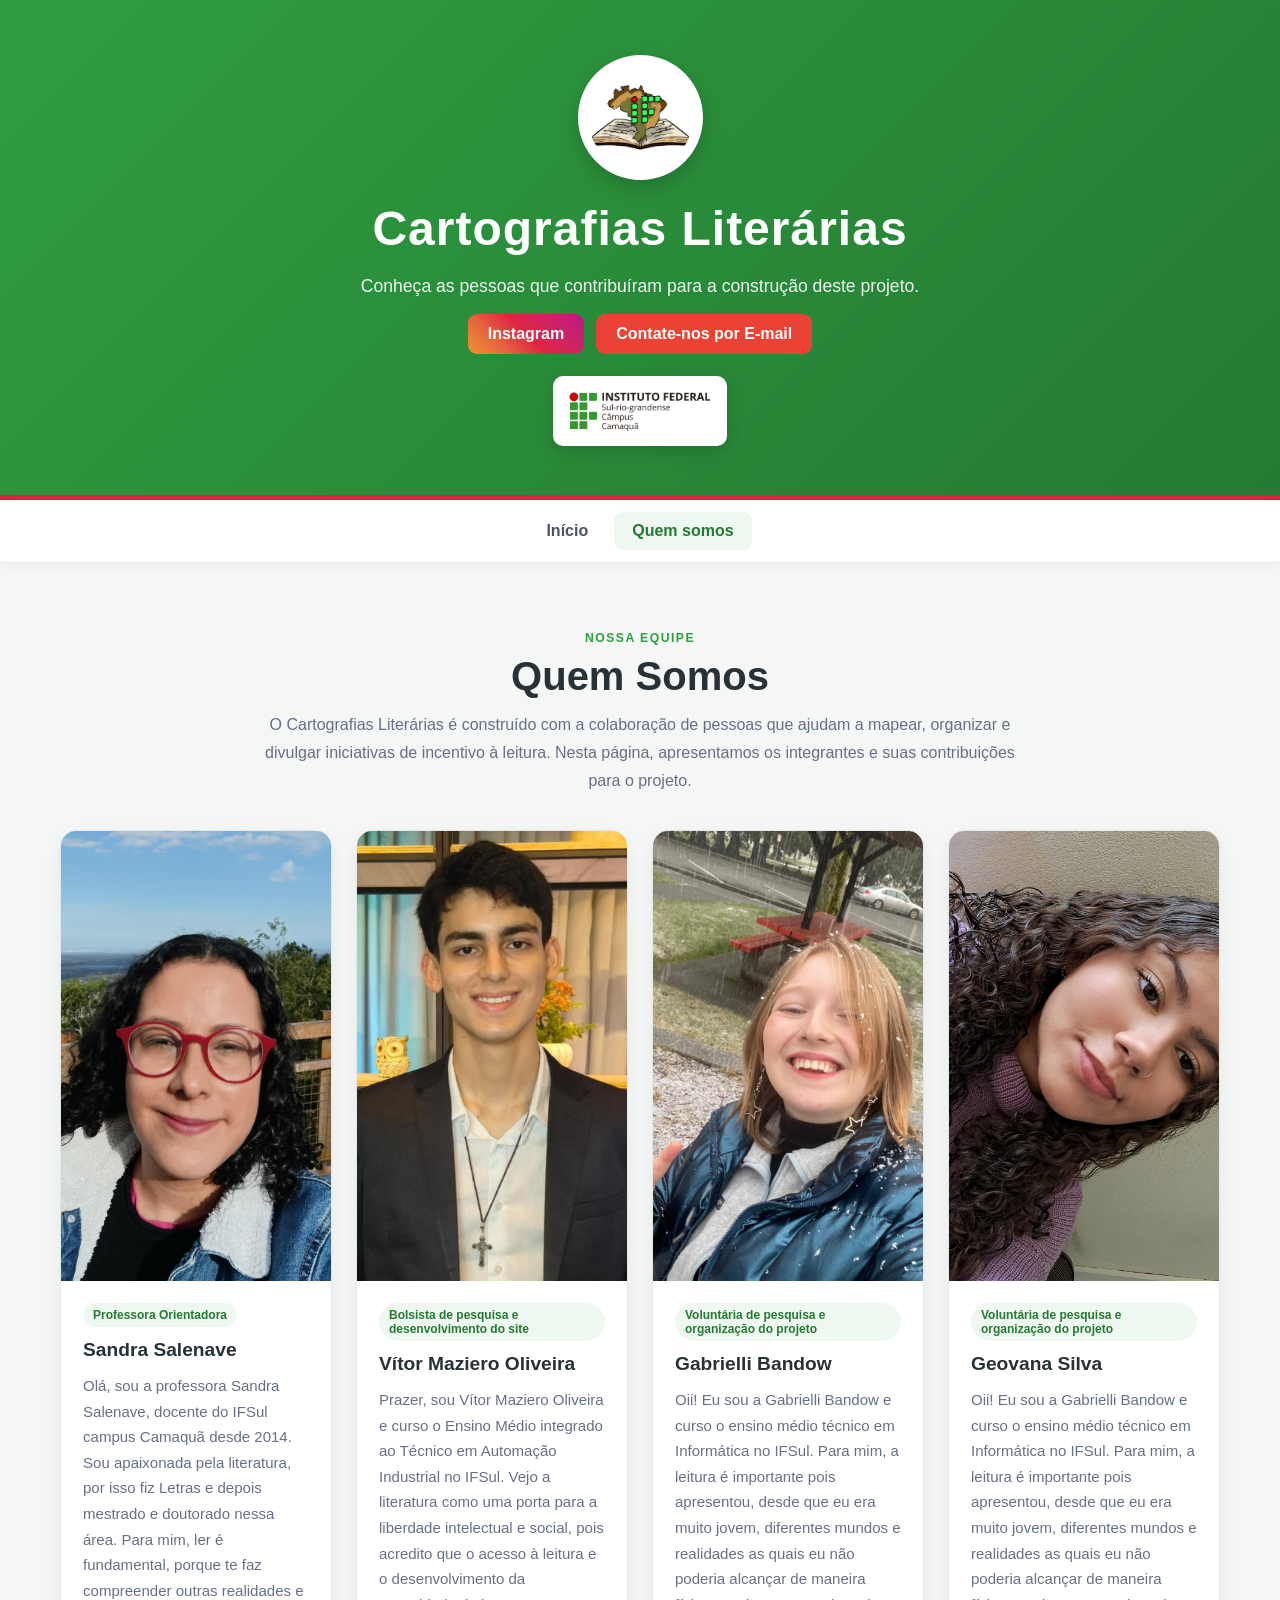
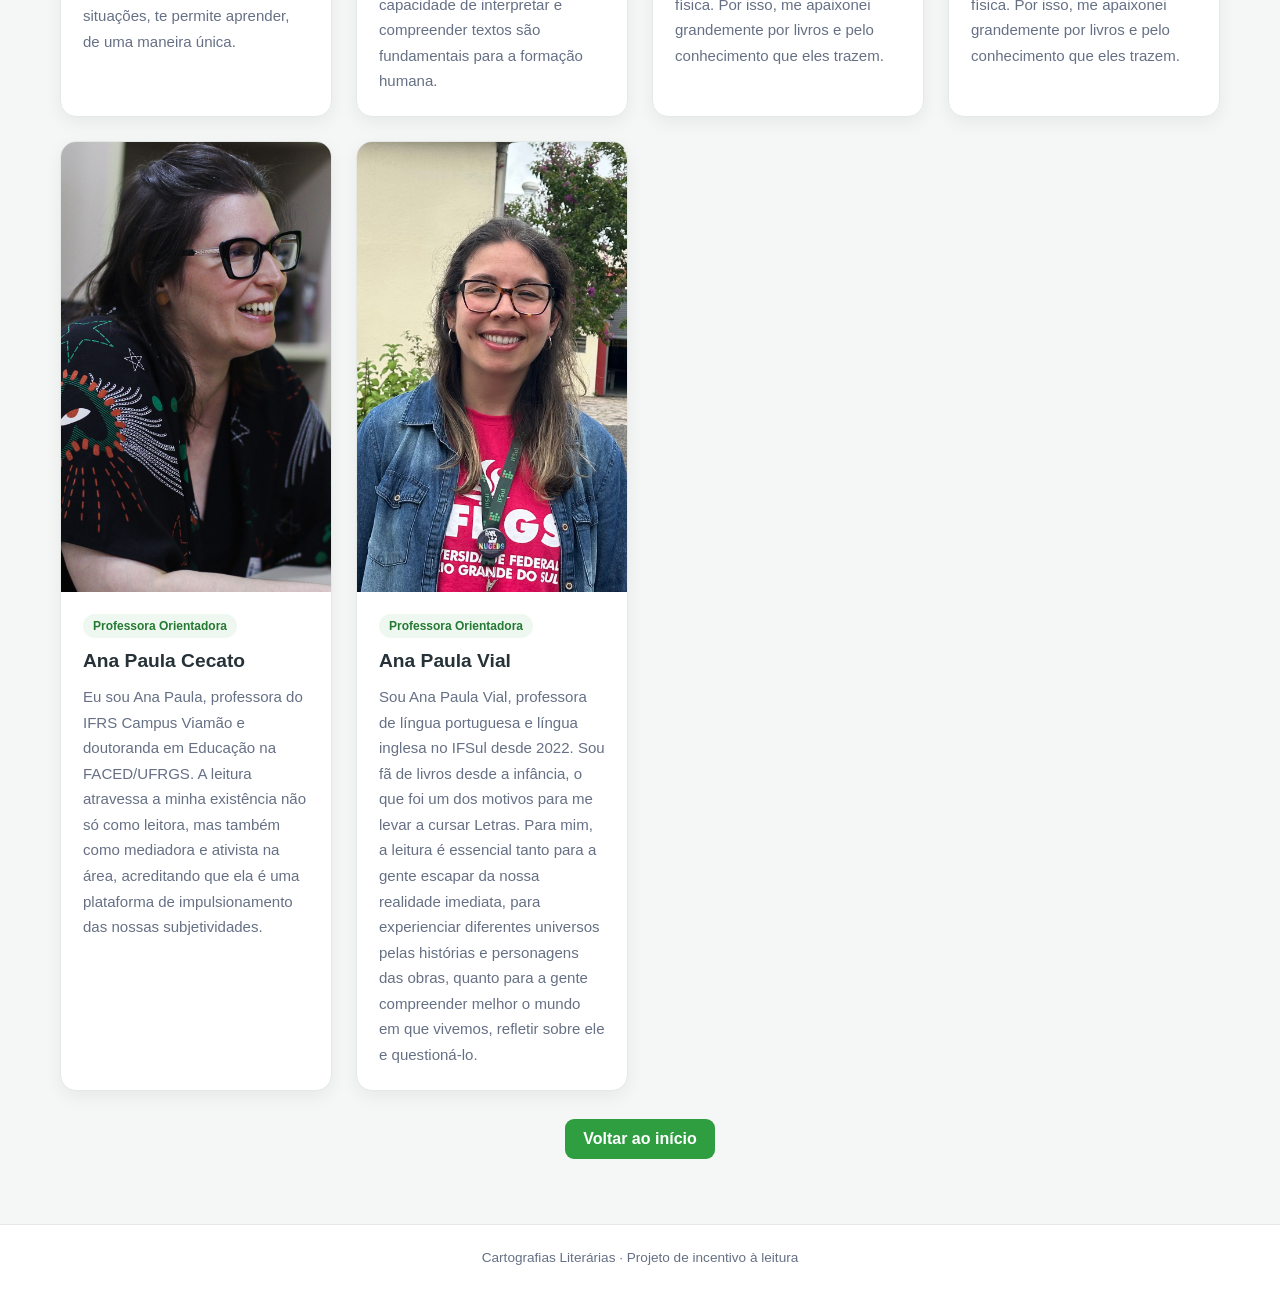
<file: quem-somos.html>
<!DOCTYPE html>
<html lang="pt-BR">
<head>
    <meta charset="UTF-8">
    <meta name="viewport" content="width=device-width, initial-scale=1.0">
    <title>Quem Somos | Cartografias Literárias</title>
    <link rel="stylesheet" href="style.css">
    <style>
        .menu-principal {
            display: flex;
            justify-content: center;
            align-items: center;
            flex-wrap: wrap;
            gap: 8px;
            padding: 12px 18px;
            background: #fff;
            border-bottom: 1px solid #e4e9e6;
            box-shadow: 0 3px 10px rgba(0,0,0,.04);
        }
        .menu-link {
            display: inline-block;
            padding: 10px 18px;
            border-radius: 9px;
            text-decoration: none;
            color: #475467;
            font-weight: 750;
            transition: background .2s, color .2s;
        }
        .menu-link:hover, .menu-link.ativo {
            color: #247a32;
            background: #eef8f0;
        }
        .quem-somos-intro {
            max-width: 850px;
            margin: 0 auto 35px;
            text-align: center;
        }
        .quem-somos-intro h2 {
            margin: 8px 0 12px;
            color: #263238;
            font-size: clamp(1.8rem, 4vw, 2.5rem);
        }
        .quem-somos-intro p {
            margin: 0 auto;
            color: #667085;
            line-height: 1.75;
            max-width: 760px;
        }
        .equipe-grid {
            display: grid;
            grid-template-columns: repeat(auto-fit, minmax(245px, 1fr));
            gap: 24px;
        }
        .integrante-card {
            overflow: hidden;
            background: #fff;
            border: 1px solid #e4e9e6;
            border-radius: 16px;
            box-shadow: 0 6px 18px rgba(0,0,0,.06);
            transition: transform .2s, box-shadow .2s;
        }
        .integrante-card:hover {
            transform: translateY(-4px);
            box-shadow: 0 12px 26px rgba(0,0,0,.10);
        }
        .integrante-foto-wrap {
            width: 100%;
            aspect-ratio: 4 / 3;
            background: #eaf4ec;
            overflow: hidden;
            display: grid;
            place-items: center;
        }
        .integrante-foto {
            display: block;
            width: 100%;
            height: 100%;
            object-fit: cover;
        }
        .integrante-fallback {
            display: none;
            width: 100%;
            height: 100%;
            align-items: center;
            justify-content: center;
            color: #2f9e41;
            font-size: 3rem;
            font-weight: 800;
            background: linear-gradient(135deg, #eef8f0, #dcefe0);
        }
        .integrante-conteudo {
            padding: 22px;
        }
        .integrante-funcao {
            display: inline-block;
            margin-bottom: 10px;
            padding: 5px 10px;
            border-radius: 20px;
            background: #eef8f0;
            color: #247a32;
            font-size: .75rem;
            font-weight: 800;
        }
        .integrante-nome {
            margin: 0 0 10px;
            color: #263238;
            font-size: 1.2rem;
            line-height: 1.35;
        }
        .integrante-bio {
            margin: 0;
            color: #667085;
            font-size: .94rem;
            line-height: 1.7;
            overflow-wrap: anywhere;
        }
        .equipe-vazia {
            grid-column: 1 / -1;
            padding: 35px 22px;
            text-align: center;
            background: #fff;
            border: 1px dashed #cbd5ce;
            border-radius: 14px;
            color: #667085;
            line-height: 1.7;
        }
        .equipe-vazia strong { color: #263238; }
        .voltar-inicio {
            display: inline-block;
            margin-top: 28px;
            padding: 11px 18px;
            border-radius: 9px;
            background: #2f9e41;
            color: #fff;
            text-decoration: none;
            font-weight: 800;
        }
        .voltar-inicio:hover { background: #247a32; }
        .rodape-quem-somos {
            padding: 25px 20px;
            text-align: center;
            color: #667085;
            background: #fff;
            border-top: 1px solid #e4e9e6;
            font-size: .85rem;
        }
        @media (max-width: 600px) {
            .equipe-grid { grid-template-columns: 1fr; }
            .integrante-conteudo { padding: 19px; }
        }
    </style>
</head>
<body>
    <header class="cabecalho-if">
        <div class="cabecalho-conteudo">
            <img src="fotos/cartografias-literarias-logo.png" alt="Logo Cartografias Literárias" class="logo-if">
            <h1>Cartografias Literárias</h1>
            <p>Conheça as pessoas que contribuíram para a construção deste projeto.</p>
        </div>
        
        <div class="redes-sociais">

            <a
                href="https://www.instagram.com/cartografiasliterariascmq/"
                target="_blank"
                rel="noopener noreferrer"
                class="btn-social btn-insta"
            >
                Instagram
            </a>


            <a
                href="mailto:cartografiasliterariascmq@gmail.com"
                class="btn-social btn-email"
            >
                Contate-nos por E-mail
            </a>

        </div>

        <div class="galeria-topo">
            <img src="fotos/ifsul-logo.png" alt="Instituto Federal">
        </div>
        
    </header>

    <nav class="menu-principal" aria-label="Navegação principal">
        <a href="index.html" class="menu-link">Início</a>
        <a href="quem-somos.html" class="menu-link ativo" aria-current="page">Quem somos</a>
    </nav>

    <main class="sessao">
        <section class="quem-somos-intro">
            <span class="eyebrow">NOSSA EQUIPE</span>
            <h2>Quem Somos</h2>
            <p>
                O Cartografias Literárias é construído com a colaboração de pessoas que ajudam a
                mapear, organizar e divulgar iniciativas de incentivo à leitura. Nesta página,
                apresentamos os integrantes e suas contribuições para o projeto.
            </p>
        </section>

        <section id="equipe" class="equipe-grid" aria-label="Integrantes do projeto"></section>

        <div style="text-align:center">
            <a href="index.html" class="voltar-inicio">Voltar ao início</a>
        </div>
    </main>

    <footer class="rodape-quem-somos">
        Cartografias Literárias · Projeto de incentivo à leitura
    </footer>

    <script>
        /*
         * ADICIONE OS INTEGRANTES ABAIXO.
         * Faça uma cópia do exemplo comentado para cada pessoa.
         * Guarde as fotos na mesma pasta deste arquivo ou altere o caminho de "foto".
         * Não deixe nomes ou biografias fictícias no site publicado.

        const integrantes = [
            {
                nome: "Nome completo",
                participacao: "Ex.: Pesquisa e organização dos dados",
                foto: "fotos/nome-da-pessoa.jpg",
                texto: "Escreva aqui um pequeno texto sobre a pessoa, seu papel e sua contribuição para o projeto."
            },
            {
                nome: "Nome de outra pessoa",
                participacao: "Ex.: Desenvolvimento do site",
                foto: "fotos/outra-pessoa.jpg",
                texto: "Descreva aqui a participação desta pessoa no projeto."
            }
        ];
        */

        // Cole e preencha os objetos reais dos integrantes neste array.
        const integrantes = [
            {
                nome: "Sandra Salenave",
                participacao: "Professora Orientadora",
                foto: "fotos/sandra-salenave.jpg",
                texto: "Olá, sou a professora Sandra Salenave, docente do IFSul campus Camaquã desde 2014. Sou apaixonada pela literatura, por isso fiz Letras e depois mestrado e doutorado nessa área. Para mim, ler é fundamental, porque te faz compreender outras realidades e situações, te permite aprender, de uma maneira única."
            },
            {
                nome: "Vítor Maziero Oliveira",
                participacao: "Bolsista de pesquisa e desenvolvimento do site",
                foto: "fotos/vitor-mo.png",
                texto: "Prazer, sou Vítor Maziero Oliveira e curso o Ensino Médio integrado ao Técnico em Automação Industrial no IFSul. Vejo a literatura como uma porta para a liberdade intelectual e social, pois acredito que o acesso à leitura e o desenvolvimento da capacidade de interpretar e compreender textos são fundamentais para a formação humana."
            },
            {
                nome: "Gabrielli Bandow",
                participacao: "Voluntária de pesquisa e organização do projeto",
                foto: "fotos/gabrielli-bandow.jpg",
                texto: "Oii! Eu sou a Gabrielli Bandow e curso o ensino médio técnico em Informática no IFSul. Para mim, a leitura é importante pois apresentou, desde que eu era muito jovem, diferentes mundos e realidades as quais eu não poderia alcançar de maneira física. Por isso, me apaixonei grandemente por livros e pelo conhecimento que eles trazem."
            },
            {
                nome: "Geovana Silva",
                participacao: "Voluntária de pesquisa e organização do projeto",
                foto: "fotos/geovana-silva.jpg",
                texto: "Oii! Eu sou a Gabrielli Bandow e curso o ensino médio técnico em Informática no IFSul. Para mim, a leitura é importante pois apresentou, desde que eu era muito jovem, diferentes mundos e realidades as quais eu não poderia alcançar de maneira física. Por isso, me apaixonei grandemente por livros e pelo conhecimento que eles trazem."
            },
            {
                nome: "Ana Paula Cecato",
                participacao: "Professora Orientadora",
                foto: "fotos/ana-paula-cecato.jpeg",
                texto: "Eu sou Ana Paula, professora do IFRS Campus Viamão e doutoranda em Educação na FACED/UFRGS.  A leitura atravessa a minha existência não só como leitora, mas também como mediadora e ativista na área, acreditando que ela é uma plataforma de impulsionamento das nossas subjetividades."
            },
            {
                nome: "Ana Paula Vial",
                participacao: "Professora Orientadora",
                foto: "fotos/ana-paula-vial.jpg",
                texto: "Sou Ana Paula Vial, professora de língua portuguesa e língua inglesa no IFSul desde 2022. Sou fã de livros desde a infância, o que foi um dos motivos para me levar a cursar Letras. Para mim, a leitura é essencial tanto para a gente escapar da nossa realidade imediata, para experienciar diferentes universos pelas histórias e personagens das obras, quanto para a gente compreender melhor o mundo em que vivemos, refletir sobre ele e questioná-lo."
            }
        ];

        const equipe = document.getElementById("equipe");

        function iniciais(nome) {
            return String(nome || "?")
                .trim()
                .split(/\s+/)
                .slice(0, 2)
                .map(parte => parte.charAt(0).toUpperCase())
                .join("");
        }

        function escaparHTML(texto) {
            return String(texto ?? "")
                .replace(/&/g, "&amp;")
                .replace(/</g, "&lt;")
                .replace(/>/g, "&gt;")
                .replace(/"/g, "&quot;")
                .replace(/'/g, "&#039;");
        }

        function renderizarEquipe() {
            if (integrantes.length === 0) {
                equipe.innerHTML = `
                    <div class="equipe-vazia">
                        <strong>Adicione os integrantes do projeto</strong><br>
                        No arquivo <code>quem-somos.html</code>, preencha o array
                        <code>integrantes</code> com o nome, a participação, a foto e o texto de cada pessoa.
                        O modelo de preenchimento está comentado no final do arquivo.
                    </div>
                `;
                return;
            }

            equipe.innerHTML = integrantes.map((pessoa, indice) => {
                const nome = escaparHTML(pessoa.nome || "Integrante");
                const funcao = escaparHTML(pessoa.participacao || "Colaborador(a)");
                const texto = escaparHTML(pessoa.texto || "");
                const foto = escaparHTML(pessoa.foto || "");
                const id = `foto-integrante-${indice}`;
                const iniciaisPessoa = escaparHTML(iniciais(pessoa.nome));
                const imagem = foto
                    ? `<img id="${id}" class="integrante-foto" src="${foto}" alt="Foto de ${nome}" loading="lazy">
                       <div class="integrante-fallback" id="fallback-${indice}" aria-hidden="true">${iniciaisPessoa}</div>`
                    : `<div class="integrante-fallback" style="display:flex" aria-label="Foto não cadastrada">${iniciaisPessoa}</div>`;

                return `
                    <article class="integrante-card">
                        <div class="integrante-foto-wrap">
                            ${imagem}
                        </div>
                        <div class="integrante-conteudo">
                            <span class="integrante-funcao">${funcao}</span>
                            <h3 class="integrante-nome">${nome}</h3>
                            <p class="integrante-bio">${texto}</p>
                        </div>
                    </article>
                `;
            }).join("");

            integrantes.forEach((pessoa, indice) => {
                const imagem = document.getElementById(`foto-integrante-${indice}`);
                const fallback = document.getElementById(`fallback-${indice}`);
                if (imagem && fallback) {
                    imagem.addEventListener("error", () => {
                        imagem.style.display = "none";
                        fallback.style.display = "flex";
                    });
                }
            });
        }

        renderizarEquipe();
    </script>
</body>
</html>
</file>
<file: style.css>
/* =========================================================
   CONFIGURAÇÕES GERAIS
========================================================= */

* {
    box-sizing: border-box;
}


html {
    scroll-behavior: smooth;
}


body {

    font-family:
        'Segoe UI',
        Tahoma,
        Geneva,
        Verdana,
        sans-serif;

    background:
        #f4f7f6;

    color:
        #263238;

    margin:
        0;

    padding:
        0;

}


/* =========================================================
   CABEÇALHO
========================================================= */

.cabecalho-if {

    background:
        linear-gradient(
            135deg,
            #2F9E41,
            #247A32
        );

    color:
        white;

    padding:
        55px 20px 45px;

    text-align:
        center;

    border-bottom:
        5px solid #E02041;

    box-shadow:
        0 8px 25px rgba(
            0,
            0,
            0,
            0.12
        );

}


.cabecalho-conteudo {

    max-width:
        1000px;

    margin:
        0 auto;

    display:
        flex;

    flex-direction:
        column;

    align-items:
        center;

    gap:
        16px;

}


.logo-if {

    width:
        125px;

    height:
        125px;

    object-fit:
        contain;

    background:
        white;

    padding:
        10px;

    border-radius:
        50%;

    box-shadow:
        0 8px 20px rgba(
            0,
            0,
            0,
            0.18
        );

}


.cabecalho-if h1 {

    margin:
        5px 0 0;

    font-size:
        clamp(
            2rem,
            5vw,
            3rem
        );

    letter-spacing:
        1px;

    color:
        white;

}


.cabecalho-if p {

    font-size:
        1.1rem;

    opacity:
        0.92;

    margin:
        0;

    max-width:
        650px;

    line-height:
        1.6;

}


/* =========================================================
   REDES SOCIAIS
========================================================= */

.redes-sociais {

    display:
        flex;

    gap:
        12px;

    margin-top:
        14px;

    justify-content:
        center;

    flex-wrap:
        wrap;

}


.btn-social {

    padding:
        11px 20px;

    border-radius:
        9px;

    color:
        white;

    text-decoration:
        none;

    font-weight:
        700;

    transition:
        transform 0.2s,
        opacity 0.2s;

}


.btn-social:hover {

    opacity:
        0.9;

    transform:
        translateY(-2px);

}


.btn-insta {

    background:
        linear-gradient(
            45deg,
            #f09433,
            #e6683c,
            #dc2743,
            #cc2366,
            #bc1888
        );

}


.btn-email {

    background:
        #ea4335;

}


/* =========================================================
   LOGO INSTITUCIONAL
========================================================= */

.galeria-topo {

    margin-top:
        22px;

}


.galeria-topo img {

    height:
        70px;

    width:
        auto;

    border-radius:
        10px;

    background:
        white;

    padding:
        9px;

    box-shadow:
        0 5px 15px rgba(
            0,
            0,
            0,
            0.15
        );

}


/* =========================================================
   MAPA
========================================================= */

.mapa-secao {

    max-width:
        1200px;

    margin:
        55px auto;

    padding:
        0 20px;

}


.mapa-cabecalho {

    display:
        flex;

    justify-content:
        space-between;

    align-items:
        flex-end;

    gap:
        20px;

    margin-bottom:
        22px;

}


.mapa-cabecalho h2 {

    margin:
        6px 0 5px;

    color:
        #263238;

    font-size:
        2rem;

}


.mapa-cabecalho p {

    margin:
        0;

    color:
        #667085;

    line-height:
        1.5;

}


.eyebrow {

    display:
        inline-block;

    font-size:
        0.76rem;

    font-weight:
        800;

    letter-spacing:
        1.5px;

    color:
        #2F9E41;

}


.contador-mapa {

    min-width:
        135px;

    background:
        white;

    border:
        1px solid #e3e8e5;

    border-radius:
        14px;

    padding:
        15px 18px;

    text-align:
        center;

    box-shadow:
        0 4px 12px rgba(
            0,
            0,
            0,
            0.06
        );

}


.contador-mapa strong {

    display:
        block;

    font-size:
        1.7rem;

    color:
        #2F9E41;

}


.contador-mapa span {

    font-size:
        0.8rem;

    color:
        #667085;

}


#mapa {

    width:
        100%;

    height:
        540px;

    border-radius:
        18px;

    overflow:
        hidden;

    box-shadow:
        0 8px 25px rgba(
            0,
            0,
            0,
            0.14
        );

    border:
        1px solid #dde4df;

}


.status-mapa {

    margin-top:
        12px;

    color:
        #667085;

    font-size:
        0.9rem;

}


.creditos-mapa {

    margin-top:
        6px;

    color:
        #98a2b3;

    font-size:
        0.75rem;

}


/* =========================================================
   POPUP
========================================================= */

.popup-campus {

    min-width:
        205px;

    display:
        flex;

    flex-direction:
        column;

    gap:
        8px;

}


.popup-campus strong {

    color:
        #2F9E41;

    font-size:
        1rem;

    line-height:
        1.3;

}


.popup-campus span {

    color:
        #667085;

    font-size:
        0.85rem;

}


.popup-campus button {

    border:
        none;

    background:
        #2F9E41;

    color:
        white;

    border-radius:
        7px;

    padding:
        8px 10px;

    cursor:
        pointer;

    font-weight:
        700;

    margin-top:
        3px;

}


.popup-campus button:hover {

    background:
        #247A32;

}


/* =========================================================
   CLUSTERS DO MAPA
========================================================= */

.marker-cluster-small,
.marker-cluster-medium,
.marker-cluster-large {

    background:
        rgba(
            47,
            158,
            65,
            0.20
        );

}


.marker-cluster-small div,
.marker-cluster-medium div,
.marker-cluster-large div {

    background:
        #2F9E41;

    color:
        white;

    font-weight:
        800;

    border:
        3px solid white;

    box-shadow:
        0 3px 10px rgba(
            0,
            0,
            0,
            0.20
        );

}


.marker-cluster {

    transition:
        transform 0.15s ease;

}


.marker-cluster:hover {

    transform:
        scale(
            1.08
        );

}


/* =========================================================
   SESSÕES
========================================================= */

.sessao {

    max-width:
        1200px;

    margin:
        65px auto;

    padding:
        0 20px;

}


.titulo-area {

    margin-bottom:
        28px;

}


.titulo-area p {

    margin:
        0;

    color:
        #667085;

}


.titulo-sessao {

    color:
        #263238;

    margin:
        5px 0 7px;

    font-size:
        2rem;

}


/* =========================================================
   DASHBOARD
========================================================= */

.dashboard {

    display:
        grid;

    grid-template-columns:
        repeat(
            2,
            minmax(
                0,
                1fr
            )
        );

    gap:
        25px;

}


.grafico-container {

    background:
        white;

    border:
        1px solid #e4e9e6;

    border-radius:
        18px;

    padding:
        22px;

    box-shadow:
        0 6px 18px rgba(
            0,
            0,
            0,
            0.06
        );

    min-width:
        0;

}


.grafico-largo {

    grid-column:
        1 / -1;

}


.grafico-cabecalho {

    display:
        flex;

    align-items:
        center;

    gap:
        12px;

    margin-bottom:
        15px;

}


.grafico-numero {

    width:
        36px;

    height:
        36px;

    display:
        flex;

    align-items:
        center;

    justify-content:
        center;

    border-radius:
        10px;

    background:
        #eef8f0;

    color:
        #2F9E41;

    font-size:
        0.78rem;

    font-weight:
        800;

    flex-shrink:
        0;

}


.grafico-cabecalho h3 {

    margin:
        0;

    color:
        #263238;

    font-size:
        1.05rem;

}


.grafico-cabecalho span {

    color:
        #98a2b3;

    font-size:
        0.8rem;

}


.canvas-wrapper {

    position:
        relative;

    width:
        100%;

    height:
        340px;

}


.canvas-barra {

    height:
        400px;

}


/* =========================================================
   FILTROS
========================================================= */

.filtros-container {

    display:
        grid;

    grid-template-columns:

        minmax(
            250px,
            2fr
        )

        minmax(
            200px,
            1fr
        )

        minmax(
            200px,
            1fr
        )

        auto;

    gap:
        14px;

    background:
        white;

    border:
        1px solid #e4e9e6;

    padding:
        20px;

    border-radius:
        16px;

    box-shadow:
        0 5px 16px rgba(
            0,
            0,
            0,
            0.05
        );

}


.campo-busca,
.campo-filtro {

    display:
        flex;

    flex-direction:
        column;

    gap:
        7px;

}


.campo-busca label,
.campo-filtro label {

    font-size:
        0.78rem;

    font-weight:
        800;

    color:
        #667085;

}


.filtros-container input,
.filtros-container select {

    width:
        100%;

    padding:
        12px 13px;

    border:
        1px solid #ccd5d0;

    border-radius:
        9px;

    font-size:
        0.95rem;

    background:
        white;

    color:
        #263238;

    outline:
        none;

}


.filtros-container input:focus,
.filtros-container select:focus {

    border-color:
        #2F9E41;

    box-shadow:
        0 0 0 3px rgba(
            47,
            158,
            65,
            0.10
        );

}


#btnLimparFiltros {

    align-self:
        end;

    padding:
        12px 18px;

    height:
        45px;

    background:
        #E02041;

    color:
        white;

    border:
        none;

    border-radius:
        9px;

    cursor:
        pointer;

    font-weight:
        800;

    transition:
        transform 0.2s,
        background 0.2s;

}


#btnLimparFiltros:hover {

    background:
        #c71937;

    transform:
        translateY(-1px);

}


/* =========================================================
   RESULTADOS
========================================================= */

.resumo-resultados {

    margin:
        20px 0;

    color:
        #667085;

    font-size:
        0.9rem;

}


.resumo-resultados strong {

    color:
        #2F9E41;

}


/* =========================================================
   PROJETOS
========================================================= */

#projetos {

    display:
        grid;

    grid-template-columns:
        repeat(
            auto-fill,
            minmax(
                310px,
                1fr
            )
        );

    gap:
        22px;

}


/* =========================================================
   CARTÕES
========================================================= */

.cartao {

    background:
        white;

    padding:
        24px;

    border-radius:
        14px;

    border:
        1px solid #e5e9e6;

    box-shadow:
        0 4px 12px rgba(
            0,
            0,
            0,
            0.06
        );

    display:
        flex;

    flex-direction:
        column;

    min-height:
        250px;

    transition:
        transform 0.2s,
        box-shadow 0.2s,
        border-color 0.2s;

}


.cartao:hover {

    transform:
        translateY(
            -4px
        );

    box-shadow:
        0 10px 24px rgba(
            0,
            0,
            0,
            0.10
        );

    border-color:
        #2F9E41;

}


.instituto {

    font-size:
        0.76rem;

    color:
        #8b96a3;

    text-transform:
        uppercase;

    font-weight:
        800;

    letter-spacing:
        0.3px;

}


.instituto span {

    padding:
        0 2px;

}


.titulo {

    font-size:
        1.2rem;

    font-weight:
        800;

    color:
        #263238;

    margin:
        12px 0;

    line-height:
        1.35;

}


.tags-container {

    display:
        flex;

    flex-wrap:
        wrap;

    gap:
        7px;

    margin-bottom:
        15px;

}


.tipo {

    display:
        inline-flex;

    align-items:
        center;

    background:
        #2F9E41;

    color:
        white;

    padding:
        5px 10px;

    border-radius:
        20px;

    font-size:
        0.74rem;

    font-weight:
        800;

}


.tipo.sem-projeto {

    background:
        #E02041;

}


.resumo {

    font-size:
        0.92rem;

    color:
        #667085;

    line-height:
        1.65;

    flex-grow:
        1;

}


.link {

    display:
        flex;

    justify-content:
        space-between;

    align-items:
        center;

    margin-top:
        17px;

    padding-top:
        13px;

    border-top:
        1px solid #edf0ee;

    color:
        #2F9E41;

    text-decoration:
        none;

    font-weight:
        800;

    font-size:
        0.86rem;

}


.link:hover {

    color:
        #247a32;

}


.link span {

    font-size:
        1rem;

}


/* =========================================================
   NENHUM PROJETO
========================================================= */

.nenhum-projeto {

    grid-column:
        1 / -1;

    background:
        white;

    border:
        1px dashed #ccd5d0;

    border-radius:
        15px;

    padding:
        60px 20px;

    text-align:
        center;

}


.icone-vazio {

    width:
        55px;

    height:
        55px;

    display:
        flex;

    align-items:
        center;

    justify-content:
        center;

    margin:
        0 auto 15px;

    border-radius:
        50%;

    background:
        #eef2f0;

    color:
        #667085;

    font-size:
        1.5rem;

}


.nenhum-projeto h3 {

    margin:
        0 0 8px;

}


.nenhum-projeto p {

    margin:
        0;

    color:
        #98a2b3;

}


/* =========================================================
   ERRO
========================================================= */

.erro-carregamento {

    grid-column:
        1 / -1;

    text-align:
        center;

    padding:
        50px;

    background:
        white;

    border-radius:
        15px;

}


.erro-carregamento h3 {

    color:
        #E02041;

}


/* =========================================================
   PAGINAÇÃO
========================================================= */

.paginacao {

    grid-column:
        1 / -1;

    display:
        flex;

    justify-content:
        center;

    align-items:
        center;

    gap:
        15px;

    margin-top:
        10px;

}


.btn-pagina {

    background:
        #2F9E41;

    color:
        white;

    border:
        none;

    min-width:
        45px;

    height:
        42px;

    border-radius:
        9px;

    cursor:
        pointer;

    font-weight:
        800;

    font-size:
        1rem;

    transition:
        background 0.2s,
        transform 0.2s;

}


.btn-pagina:hover:not(:disabled) {

    background:
        #247a32;

    transform:
        translateY(
            -1px
        );

}


.btn-pagina:disabled {

    background:
        #d0d5d2;

    cursor:
        not-allowed;

}


.info-pagina {

    font-weight:
        700;

    color:
        #344054;

}


#input-pagina {

    width:
        58px;

    padding:
        7px;

    text-align:
        center;

    border:
        1px solid #ccd5d0;

    border-radius:
        7px;

    font-weight:
        800;

}


/* =========================================================
   RESPONSIVIDADE
========================================================= */

@media (
    max-width: 1000px
) {

    .filtros-container {

        grid-template-columns:
            1fr 1fr;

    }


    #btnLimparFiltros {

        width:
            100%;

    }

}


@media (
    max-width: 800px
) {

    .dashboard {

        grid-template-columns:
            1fr;

    }


    .grafico-largo {

        grid-column:
            auto;

    }


    .mapa-cabecalho {

        flex-direction:
            column;

        align-items:
            stretch;

    }


    .contador-mapa {

        width:
            100%;

    }


    #mapa {

        height:
            450px;

    }

}


@media (
    max-width: 600px
) {

    .cabecalho-if {

        padding:
            40px 15px;

    }


    .sessao,
    .mapa-secao {

        padding:
            0 15px;

    }


    .filtros-container {

        grid-template-columns:
            1fr;

    }


    #projetos {

        grid-template-columns:
            1fr;

    }
    
    .status-quantidade-campi {
        margin-top: 5px;
        font-size: 0.72rem;
        color: #667085;
    }

    .campi-sem-coordenadas {
        margin-top: 12px;
        background: #fff4f5;
        border: 1px solid #f2b8c0;
        color: #8c1d2d;
        border-radius: 10px;
        padding: 12px 15px;
        font-size: 0.85rem;
        line-height: 1.5;
    }

    .canvas-wrapper {

        height:
            300px;

    }


    .canvas-barra {

        height:
            420px;

    }


    .mapa-cabecalho h2 {

        font-size:
            1.6rem;

    }

}

.menu-principal {
    display: flex;
    justify-content: center;
    align-items: center;
    flex-wrap: wrap;
    gap: 8px;
    padding: 12px 18px;
    background: #fff;
    border-bottom: 1px solid #e4e9e6;
    box-shadow: 0 3px 10px rgba(0,0,0,.04);
}

.menu-link {
    display: inline-block;
    padding: 10px 18px;
    border-radius: 9px;
    text-decoration: none;
    color: #475467;
    font-weight: 750;
    transition: background .2s, color .2s;
}

.menu-link:hover,
.menu-link.ativo {
    color: #247a32;
    background: #eef8f0;
}

.integrante-foto-wrap {
    width: 100%;
    height: 450px; /* ALTURA DA FOTO */
    background: #eaf4ec;
    overflow: hidden;
    display: grid;
    place-items: center;
}
</file>
